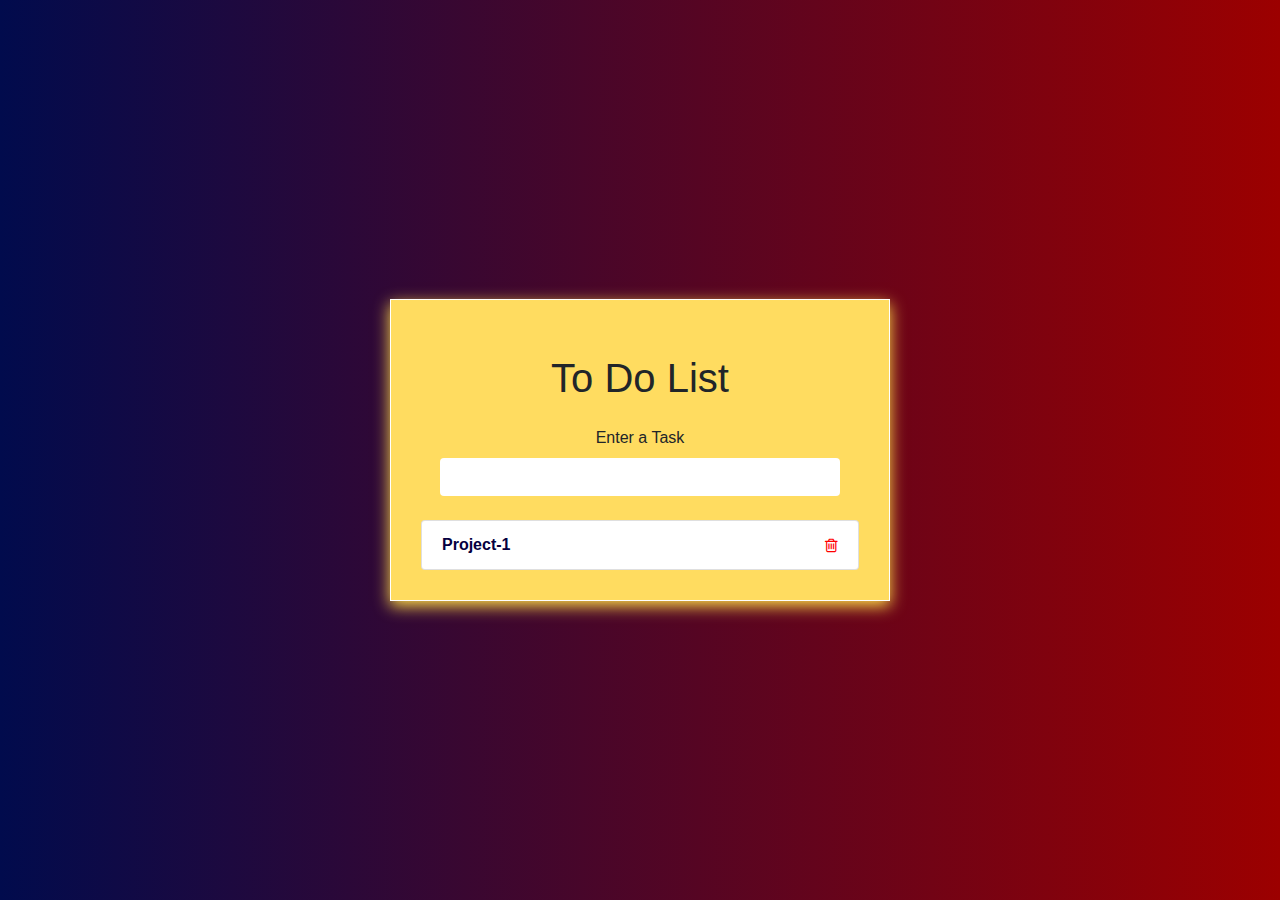
<file: task-2/index.html>
<!DOCTYPE html>
<html lang="en">
<head>
    <meta charset="UTF-8">
    <meta http-equiv="X-UA-Compatible" content="IE=edge">
    <meta name="viewport" content="width=device-width, initial-scale=1.0">
    <link rel="stylesheet" href="https://stackpath.bootstrapcdn.com/bootstrap/4.5.2/css/bootstrap.min.css" integrity="sha384-JcKb8q3iqJ61gNV9KGb8thSsNjpSL0n8PARn9HuZOnIxN0hoP+VmmDGMN5t9UJ0Z" crossorigin="anonymous">
    <link rel="stylesheet" href="https://cdnjs.cloudflare.com/ajax/libs/font-awesome/4.7.0/css/font-awesome.min.css">
    <link rel="stylesheet" href="style.css">
    <script src="script.js" defer></script>
    <title>To Do List</title>
</head>
<body>
    <div class="container">
        <header class="text-center my-4">
            <h1 class="mb-4">To Do List</h1>
            <form class="add text-center my-4">
                <label>
                    Enter a Task
                </label>
                <input type="text" name="add" class="form-control m-auto">
            </form>
        </header>

        <ul class="list-group todos mx-auto text-light">
            <li class="list-group-item d-flex justify-content-between align-items-center">
                <span>Project-1</span>
                <i class="fa fa-trash-o delete"></i>
            </li>
        </ul>
    </div>
</body>
</html>
</file>
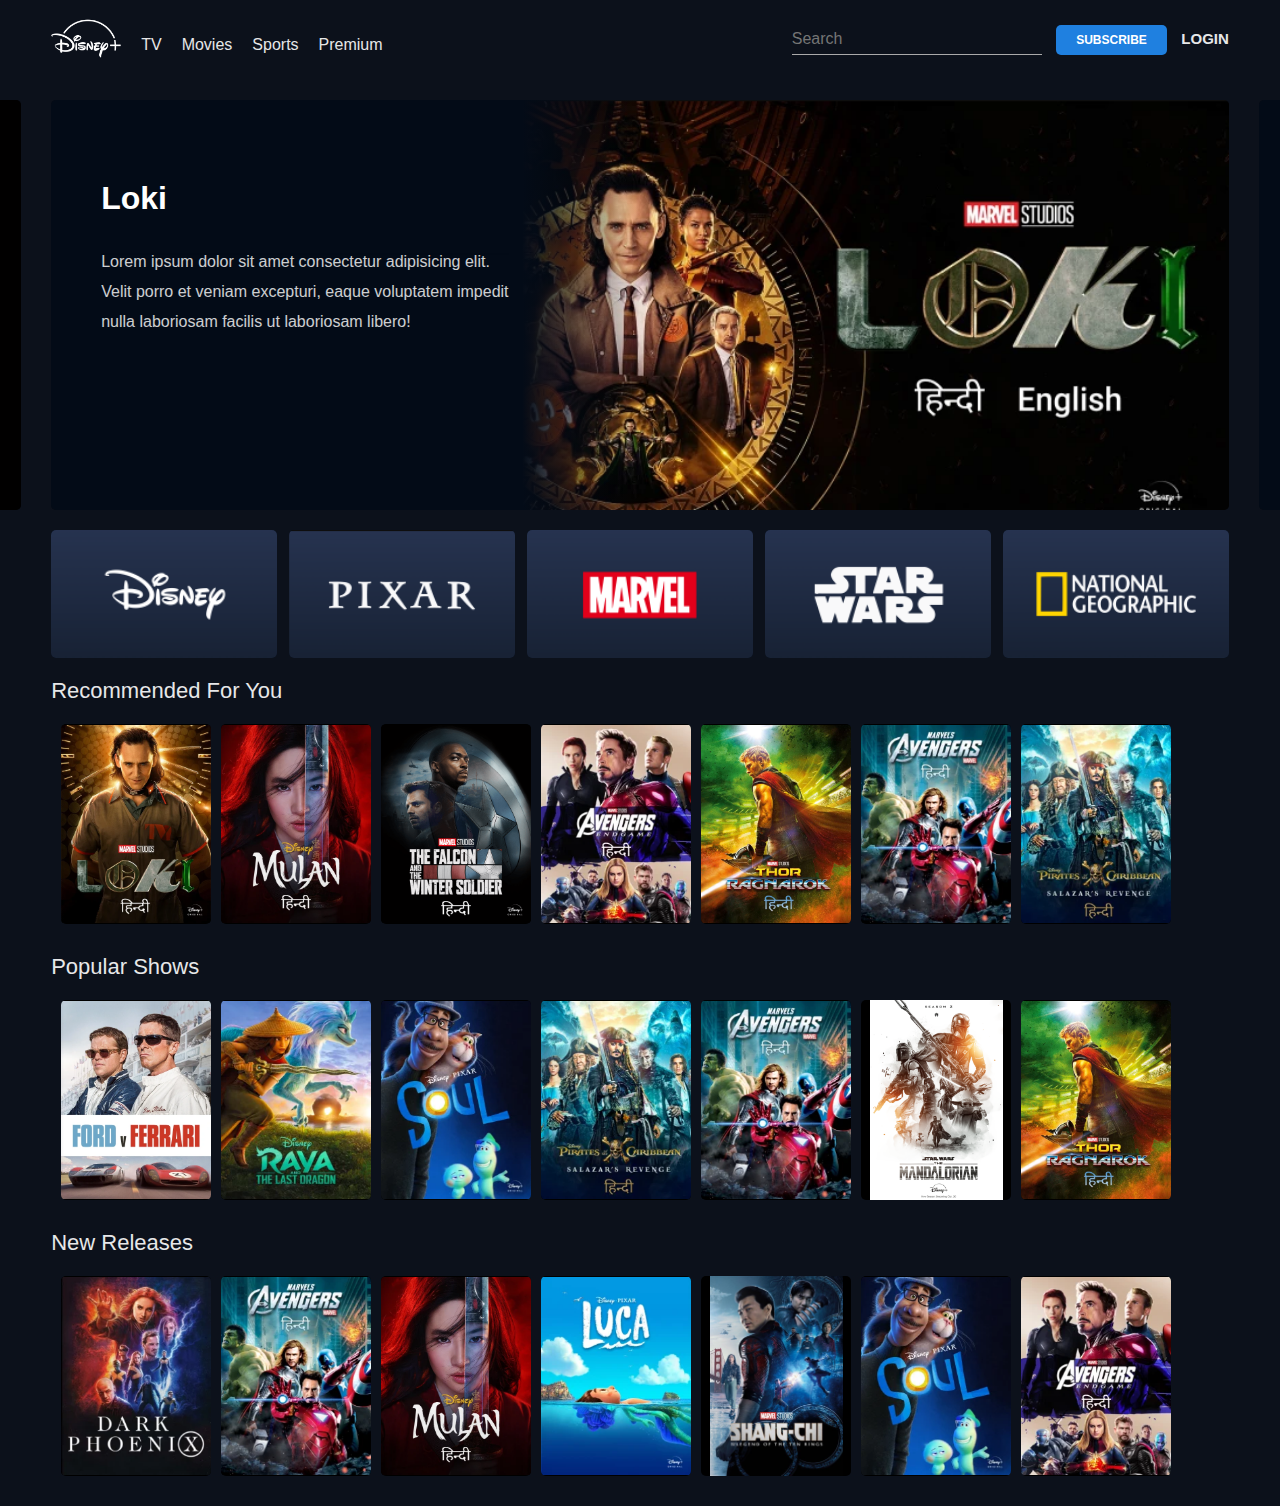
<file: task-3/index.html>
<!DOCTYPE html>
<html lang="en">
<head>
    <meta charset="UTF-8">
    <meta http-equiv="X-UA-Compatible" content="IE=edge">
    <meta name="viewport" content="width=device-width, initial-scale=1.0">

    <link rel="stylesheet" href="style.css">

    <title>Disney+ Hotstar Clone</title>
</head>
<body>
    <nav class="navbar">
        <img src="images/logo.png" class="brand-logo" alt="">
        <ul class="nav-links">
            <li class="nav-items"><a href="#">TV</a></li>
            <li class="nav-items"><a href="#">movies</a></li>
            <li class="nav-items"><a href="#">sports</a></li>
            <li class="nav-items"><a href="#">Premium</a></li>
        </ul>

        <div class="right-container">
            <input type="text" class="search-box" placeholder="search">
            <button class="sub-btn">subscribe</button>
            <a href="#" class="login-link">Login</a>
        </div>
    </nav>

    <div class="carousel-container">
        <div class="carousel">
            <!-- <div class="slider">
                <div class="slide-content">
                    <h1 class="movie-title">loki</h1>
                    <p class="movie-des">Lorem ipsum dolor sit amet, consectetur adipisicing elit. Repellendus soluta, quasi in dignissimos saepe, alias nobis magnam vitae sunt voluptas eum necessitatibus delectus dicta qui rem debitis laboriosam.</p>
                </div>
                <img src="images/slider 1.PNG" alt="">
            </div> -->
        </div>
    </div>

    <div class="video-card-container">
        <div class="video-card">
            <img src="images/disney.PNG" class="video-card-image" alt="">
            <video src="videos/disney.mp4" mute loop class="card-video"></video>
        </div>

        <div class="video-card">
            <img src="images/pixar.PNG" class="video-card-image" alt="">
            <video src="videos/pixar.mp4" mute loop class="card-video"></video>
        </div>

        <div class="video-card">
            <img src="images/marvel.PNG" class="video-card-image" alt="">
            <video src="videos/marvel.mp4" mute loop class="card-video"></video>
        </div>

        <div class="video-card">
            <img src="images/star-wars.PNG" class="video-card-image" alt="">
            <video src="videos/star-war.mp4" mute loop class="card-video"></video>
        </div>

        <div class="video-card">
            <img src="images/geographic.PNG" class="video-card-image" alt="">
            <video src="videos/geographic.mp4" mute loop class="card-video"></video>
        </div>
    </div>

    <h1 class="title">recommended for you</h1>
    <div class="movies-list">
        <button class="pre-btn"><img src="images/pre.png" alt=""></button>
        <button class="nxt-btn"><img src="images/nxt.png" alt=""></button>
        <div class="card-container">

            <div class="card">
                <img src="images/poster 1.png" alt="" class="card-img">
                <div class="card-body">
                    <h2 class="name">loki</h2>
                    <h6 class="des">Lorem ipsum dolor sit amet consectetur.</h6>
                    <button class="watchlist-btn">add to watchlist</button>
                </div>
            </div>

            <div class="card">
                <img src="images/poster 2.png" alt="" class="card-img">
                <div class="card-body">
                    <h2 class="name">Mulan</h2>
                    <h6 class="des">Lorem ipsum dolor sit amet consectetur.</h6>
                    <button class="watchlist-btn">add to watchlist</button>
                </div>
            </div>

            <div class="card">
                <img src="images/poster 3.png" alt="" class="card-img">
                <div class="card-body">
                    <h2 class="name">The Falcon and the winter soldier</h2>
                    <h6 class="des">Lorem ipsum dolor sit amet consectetur.</h6>
                    <button class="watchlist-btn">add to watchlist</button>
                </div>
            </div>

            <div class="card">
                <img src="images/poster 4.png" alt="" class="card-img">
                <div class="card-body">
                    <h2 class="name">Avengers end game</h2>
                    <h6 class="des">Lorem ipsum dolor sit amet consectetur.</h6>
                    <button class="watchlist-btn">add to watchlist</button>
                </div>
            </div>

            <div class="card">
                <img src="images/poster 5.png" alt="" class="card-img">
                <div class="card-body">
                    <h2 class="name">thor ragnarok</h2>
                    <h6 class="des">Lorem ipsum dolor sit amet consectetur.</h6>
                    <button class="watchlist-btn">add to watchlist</button>
                </div>
            </div>

            <div class="card">
                <img src="images/poster 6.png" alt="" class="card-img">
                <div class="card-body">
                    <h2 class="name">Avengers</h2>
                    <h6 class="des">Lorem ipsum dolor sit amet consectetur.</h6>
                    <button class="watchlist-btn">add to watchlist</button>
                </div>
            </div>

            <div class="card">
                <img src="images/poster 7.png" alt="" class="card-img">
                <div class="card-body">
                    <h2 class="name">pirates of the caribbean: salazar's revenge</h2>
      
                    <button class="watchlist-btn">add to watchlist</button>
                </div>
            </div>

        </div>
    </div>

    <!-- Popular Shows -->

    <h1 class="title">Popular Shows</h1>
    <div class="movies-list">
        <button class="pre-btn"><img src="images/pre.png" alt=""></button>
        <button class="nxt-btn"><img src="images/nxt.png" alt=""></button>
        <div class="card-container">

            <div class="card">
                <img src="images/poster 11.png" alt="" class="card-img">
                <div class="card-body">
                    <h2 class="name">movie name</h2>
                    <h6 class="des">Lorem ipsum dolor sit amet consectetur.</h6>
                    <button class="watchlist-btn">add to watchlist</button>
                </div>
            </div>

            <div class="card">
                <img src="images/poster 9.png" alt="" class="card-img">
                <div class="card-body">
                    <h2 class="name">movie name</h2>
                    <h6 class="des">Lorem ipsum dolor sit amet consectetur.</h6>
                    <button class="watchlist-btn">add to watchlist</button>
                </div>
            </div>

            <div class="card">
                <img src="images/poster 8.png" alt="" class="card-img">
                <div class="card-body">
                    <h2 class="name">movie name</h2>
                    <h6 class="des">Lorem ipsum dolor sit amet consectetur.</h6>
                    <button class="watchlist-btn">add to watchlist</button>
                </div>
            </div>

            <div class="card">
                <img src="images/poster 7.png" alt="" class="card-img">
                <div class="card-body">
                    <h2 class="name">movie name</h2>
                    <h6 class="des">Lorem ipsum dolor sit amet consectetur.</h6>
                    <button class="watchlist-btn">add to watchlist</button>
                </div>
            </div>

            <div class="card">
                <img src="images/poster 6.png" alt="" class="card-img">
                <div class="card-body">
                    <h2 class="name">movie name</h2>
                    <h6 class="des">Lorem ipsum dolor sit amet consectetur.</h6>
                    <button class="watchlist-btn">add to watchlist</button>
                </div>
            </div>

            <div class="card">
                <img src="images\ezy65yvflnr51.png" alt="" class="card-img">
                <div class="card-body">
                    <h2 class="name">movie name</h2>
                    <h6 class="des">Lorem ipsum dolor sit amet consectetur.</h6>
                    <button class="watchlist-btn">add to watchlist</button>
                </div>
            </div>

            <div class="card">
                <img src="images/poster 5.png" alt="" class="card-img">
                <div class="card-body">
                    <h2 class="name">movie name</h2>
                    <h6 class="des">Lorem ipsum dolor sit amet consectetur.</h6>
                    <button class="watchlist-btn">add to watchlist</button>
                </div>
            </div>

        </div>
    </div>

    <!-- New Releases -->
    <h1 class="title">New Releases</h1>
    <div class="movies-list">
        <button class="pre-btn"><img src="images/pre.png" alt=""></button>
        <button class="nxt-btn"><img src="images/nxt.png" alt=""></button>
        <div class="card-container">

            <div class="card">
                <img src="images/poster 12.png" alt="" class="card-img">
                <div class="card-body">
                    <h2 class="name">movie name</h2>
                    <h6 class="des">Lorem ipsum dolor sit amet consectetur.</h6>
                    <button class="watchlist-btn">add to watchlist</button>
                </div>
            </div>

            <div class="card">
                <img src="images/poster 6.png" alt="" class="card-img">
                <div class="card-body">
                    <h2 class="name">movie name</h2>
                    <h6 class="des">Lorem ipsum dolor sit amet consectetur.</h6>
                    <button class="watchlist-btn">add to watchlist</button>
                </div>
            </div>

            <div class="card">
                <img src="images/poster 2.png" alt="" class="card-img">
                <div class="card-body">
                    <h2 class="name">movie name</h2>
                    <h6 class="des">Lorem ipsum dolor sit amet consectetur.</h6>
                    <button class="watchlist-btn">add to watchlist</button>
                </div>
            </div>

            <div class="card">
                <img src="images/poster 10.png" alt="" class="card-img">
                <div class="card-body">
                    <h2 class="name">movie name</h2>
                    <h6 class="des">Lorem ipsum dolor sit amet consectetur.</h6>
                    <button class="watchlist-btn">add to watchlist</button>
                </div>
            </div>

            <div class="card">
                <img src="images\image_a537b05d.jpeg" alt="" class="card-img">
                <div class="card-body">
                    <h2 class="name">movie name</h2>
                    <h6 class="des">Lorem ipsum dolor sit amet consectetur.</h6>
                    <button class="watchlist-btn">add to watchlist</button>
                </div>
            </div>

            <div class="card">
                <img src="images/poster 8.png" alt="" class="card-img">
                <div class="card-body">
                    <h2 class="name">movie name</h2>
                    <h6 class="des">Lorem ipsum dolor sit amet consectetur.</h6>
                    <button class="watchlist-btn">add to watchlist</button>
                </div>
            </div>

            <div class="card">
                <img src="images/poster 4.png" alt="" class="card-img">
                <div class="card-body">
                    <h2 class="name">movie name</h2>
                    <h6 class="des">Lorem ipsum dolor sit amet consectetur.</h6>
                    <button class="watchlist-btn">add to watchlist</button>
                </div>
            </div>

        </div>
    </div>

    <script src="data.js"></script>
    <script src="app.js"></script>
</body>
</html>
</file>
<file: task-2/style.css>
body{
    height: 100vh;
    background: linear-gradient(to right, #010b4d, #9c0000);   
}
.container{
    max-width: 500px;
    position: absolute;
    top: 50%;
    left: 50%;
    transform: translate(-50%, -50%);
    border: 1px solid white;
    padding: 30px;
    background-color: #ffdc60;
    box-shadow: rgb(255, 221, 71) 0px 5px 15px;
}
.input-field{
    text-align: center;
}
input[type="text"]{
    color: #fff;
    border: none;
    background-color: #ffffff;
    max-width: 400px;
}
.todos li{
    background-color: #fff;
    color: rgb(5, 0, 64);
    font-weight: bold;
}
.delete{
    cursor: pointer;
    color: red;
}
</file>
<file: task-3/style.css>
* {
    margin: 0;
    padding: 0;
    box-sizing: border-box;
}
body {
    width: 100%;
    background: #0c111b;
    position: relative;
    font-family: roboto, sans-serif;
}

.navbar {
    width: 100%;
    height: 80px;
    position: fixed;
    top: 0;
    left: 0;
    padding: 0 4%;
    background: #0c111b;
    z-index: 9;
    display: flex;
    align-items: center;
}

.brand-logo {
    height: 70px;
}

.nav-links {
    margin-top: 10px;
    display: flex;
    list-style: none;
}
 .nav-items a {
    text-decoration: none;
    margin-left: 20px;
    text-transform: capitalize;
    color: #fff;
    opacity: 0.9;
 }

 .right-container {
    display: block;
    margin-left: auto;
 }

 .search-box {
    border: none;
    border-bottom: 1px solid #aaa;
    background-color: transparent;
    outline: none;
    height: 30px;
    color: #fff;
    width: 250px;
    text-transform: capitalize;
    font-size: 16px;
    font-weight: 500;
    transition: .5s;
 }

 .search-box:focus {
    width: 400px;
    border-color: #1f80e0;
 }

 .sub-btn {
    background-color: #1f80e0;
    height: 30px;
    padding: 0 20px;
    color: #fff;
    border-radius: 5px;
    border: none;
    outline: none;
    text-transform: uppercase;
    font-weight: 700;
    font-size: 12px;
    margin: 0 10px;
 }

 .login-link {
    color: #fff;
    opacity: 0.9;
    text-transform: uppercase;
    font-size: 15px;
    font-weight: 700;
    text-decoration: none;
 }

 .carousel-container {
    position: relative;
    width: 100%;
    height: 450px;
    padding: 20px 0;
    overflow-x: hidden;
    margin-top: 80px;
 }

 .carousel {
    display: flex;
    width: 92%;
    height: 100%;
    position: relative;
    margin: auto;
 }

 .slider {
    flex: 0 0 auto;
    margin-right: 30px;
    position: relative;
    background: rgba(0, 0, 0, 0.5);
    border-radius: 5px;
    width: 100%;
    height: 100%;
    left: 0;
    transition: 1s;
    overflow: hidden;
 }

 .slider img {
    width: 70%;
    min-height: 100%;
    object-fit: cover;
    display: block;
    margin-left: auto;
 }

 .slide-content {
    position: absolute;
    width: 50%;
    height: 100%;
    z-index: 2;
    background: linear-gradient(to right, #030b17 80%, #0c111b00);
    color: #fff;
 }

 .movie-title {
    padding-left: 50px;
    text-transform: capitalize;
    margin-top: 80px;
 }

 .movie-des {
    width: 80%;
    line-height: 30px;
    padding-left: 50px;
    margin-top: 30px;
    opacity: 0.8;
 }

 .video-card-container {
    position: relative;
    width: 92%;
    margin: auto;
    height: 10vw;
    display: flex;
    margin-bottom: 20px;
    justify-content: space-between;
 }

 .video-card {
    position: relative;
    min-width: calc(100%/5 - 10px);
    width: calc(100%/5 - 10px);
    height: 100%;
    border-radius: 5px;
    overflow: hidden;
    background: #030b17;
 }

 .video-card-image,
 .card-video {
    width: 100%;
    height: 100%;
    object-fit: cover;
 }

 .card-video {
    position: relative;
 }

 .video-card:hover .video-card-image {
    display: none;
 }

 .title {
    color: #fff;
    opacity: 0.9;
    padding-left: 4%;
    text-transform: capitalize;
    font-size: 22px;
    font-weight: 500;
 }

 .movies-list {
    width: 100%;
    height: 220px;
    position: relative;
    margin: 10px 0 20px;
 }

 .card-container {
    position: absolute;
    width: 96%;
    padding-left: 4%;
    height: 220PX;
    display: flex;
    margin: 0 auto;
    align-items: center;
    overflow-x: auto;
    overflow-y: visible;
    scroll-behavior: smooth;
 }

 .card-container::-webkit-scrollbar {
    display: none;
 }

 .card {
    position: relative;
    min-width: 150px;
    width: 150px;
    height: 200px;
    border-radius: 5px;
    overflow: hidden;
    margin-left: 10px;
    transition: .5s;
    background: #000;
 }
 .card:hover {
    transform: scale(1.1);
 }
 .card:hover .card-body {
    opacity: 1;
 }

 .card-img {
    width: 100%;
    height: 100%;
    object-fit: contain;
 }

 .card-body {
    opacity: 0;
    width: 100%;
    height: 100%;
    position: absolute;
    top: 0;
    left: 0;
    z-index: 2;
    background: linear-gradient(to bottom, rgba(4, 8, 15, 0), #192133 90%);
    padding: 10px;
    transition: 0.5s;
 }

 .name {
    color: #fff;
    font-size: 15px;
    font-weight: 500;
    text-transform: capitalize;
    margin-top: 60%;
 }

 .des {
    color: #fff;
    opacity: 0.8;
    margin: 5px 0;
    font-weight: 500;
    font-size: 12px;
 }

 .watchlist-btn {
    position: relative;
    width: 100%;
    text-transform: capitalize;
    background: none;
    border: none;
    font-weight: 500;
    text-align: right;
    color: rgba(255, 255, 255, 0.5);
    margin: 5px 0;
    cursor: pointer;
    padding: 10px 5px;
    border-radius: 5px;
 }

 .watchlist-btn::before {
    content: '';
    position: absolute;
    top: 0;
    left: -5px;
    height: 35px;
    width: 35px;
    background-image: url(images/add.png);
    background-size: cover;
    transform: scale(0.4);
 }

 .watchlist-btn:hover {
    color: #fff;
    background: rgba(255, 255, 255, 0.1);
 }

 .pre-btn,
 .nxt-btn {
    position: absolute;
    top: 0;
    width: 5%;
    height: 100%;
    z-index: 2;
    border: none;
    cursor: pointer;
    outline: none;
 }

 .pre-btn {
    left: 0;
    background: linear-gradient(to right, #0c111b 0%, #0c111b00);
 }

 .nxt-btn {
    right: 0;
    background: linear-gradient(to left, #0c111b 0%, #0c111b00);
 }

 .pre-btn img,
 .nxt-btn img {
    width: 15px;
    height: 20px;
    opacity: 0;
 }
 
 .pre-btn:hover img,
 .nxt-btn:hover img {
    opacity: 1;
 }
</file>
